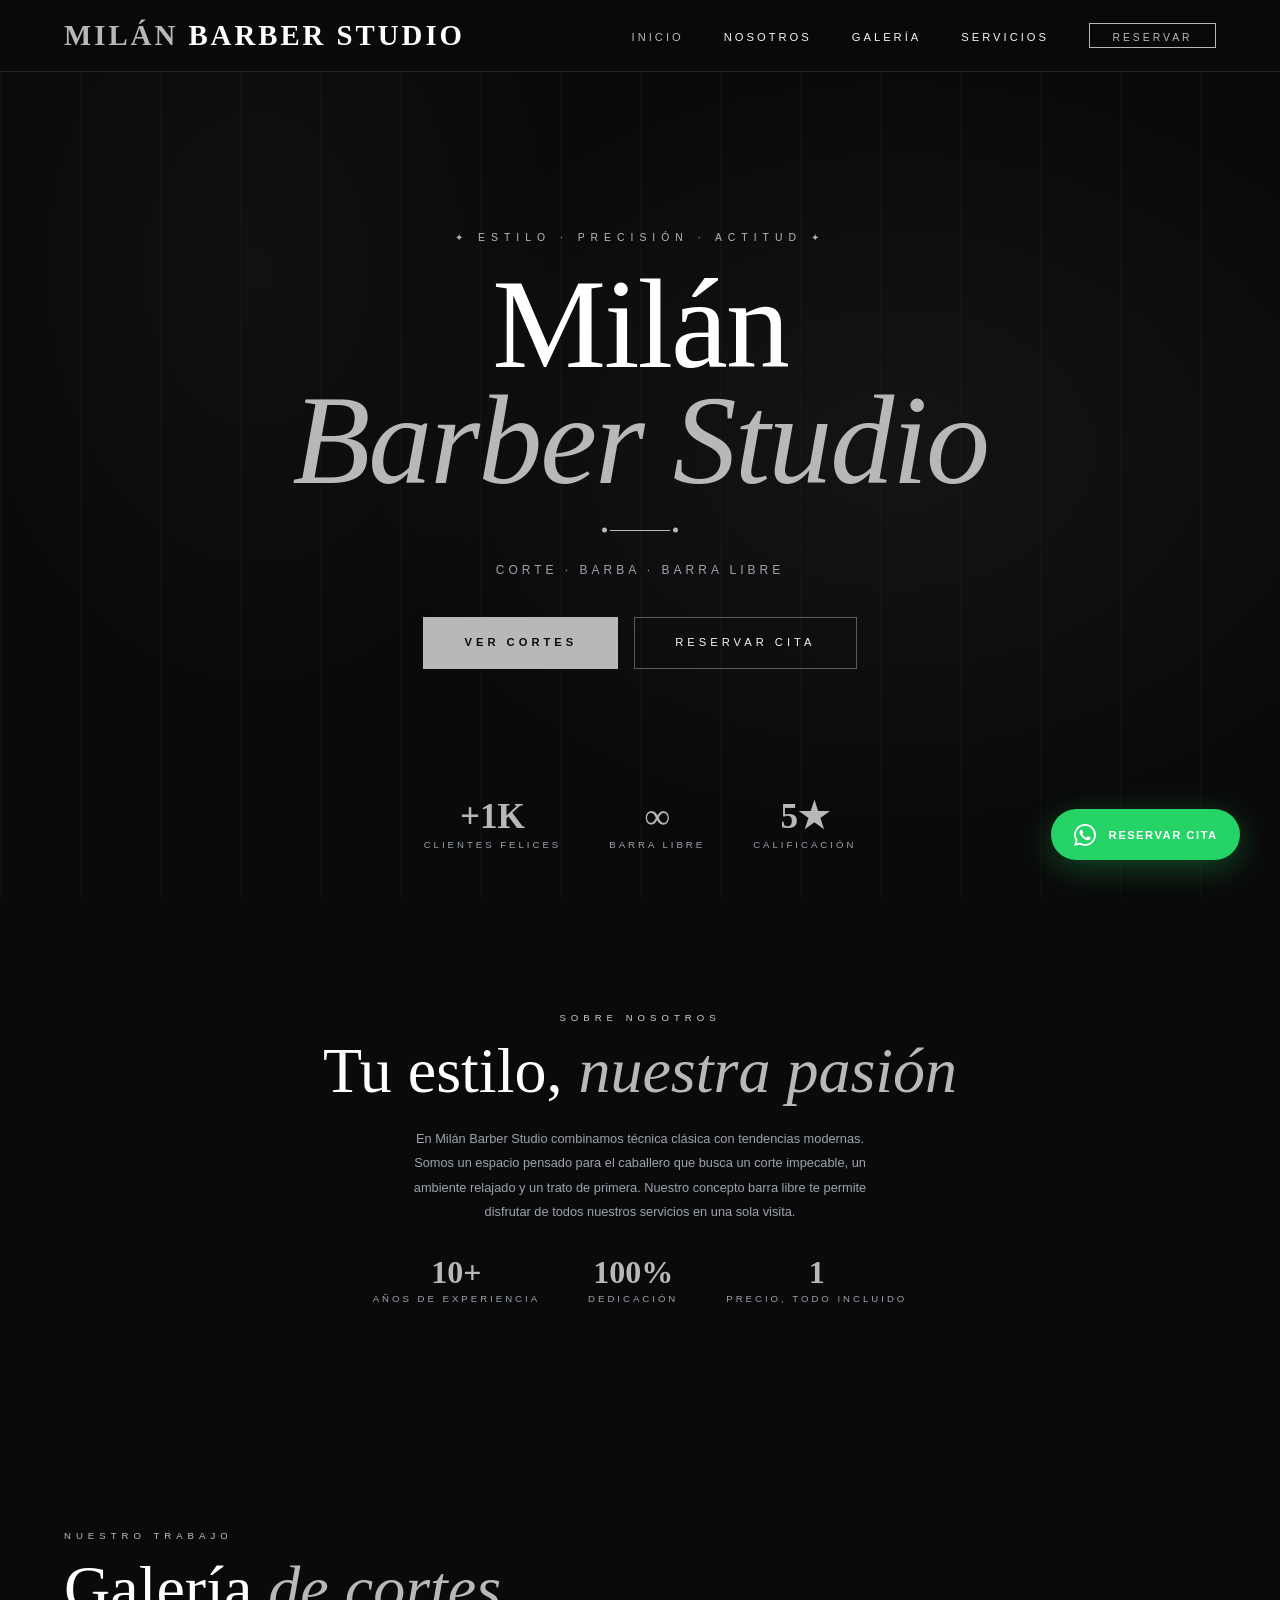
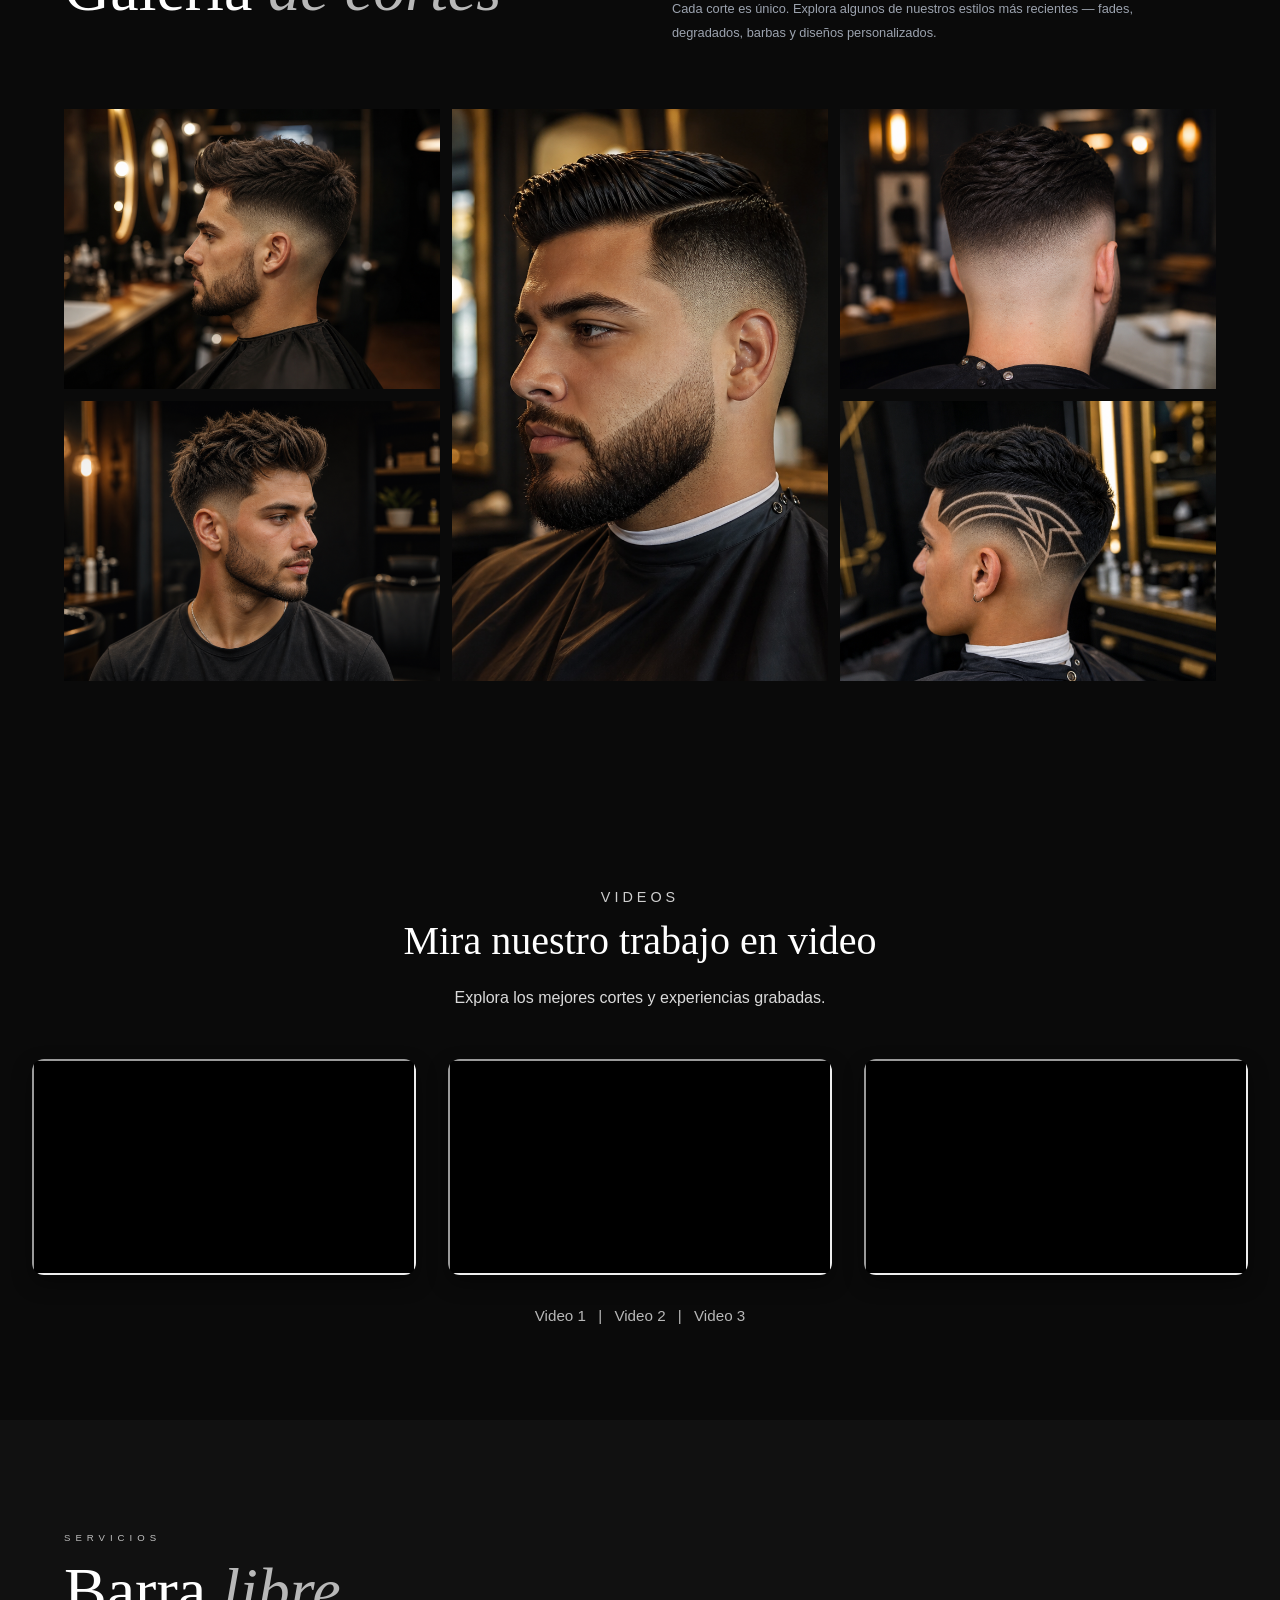
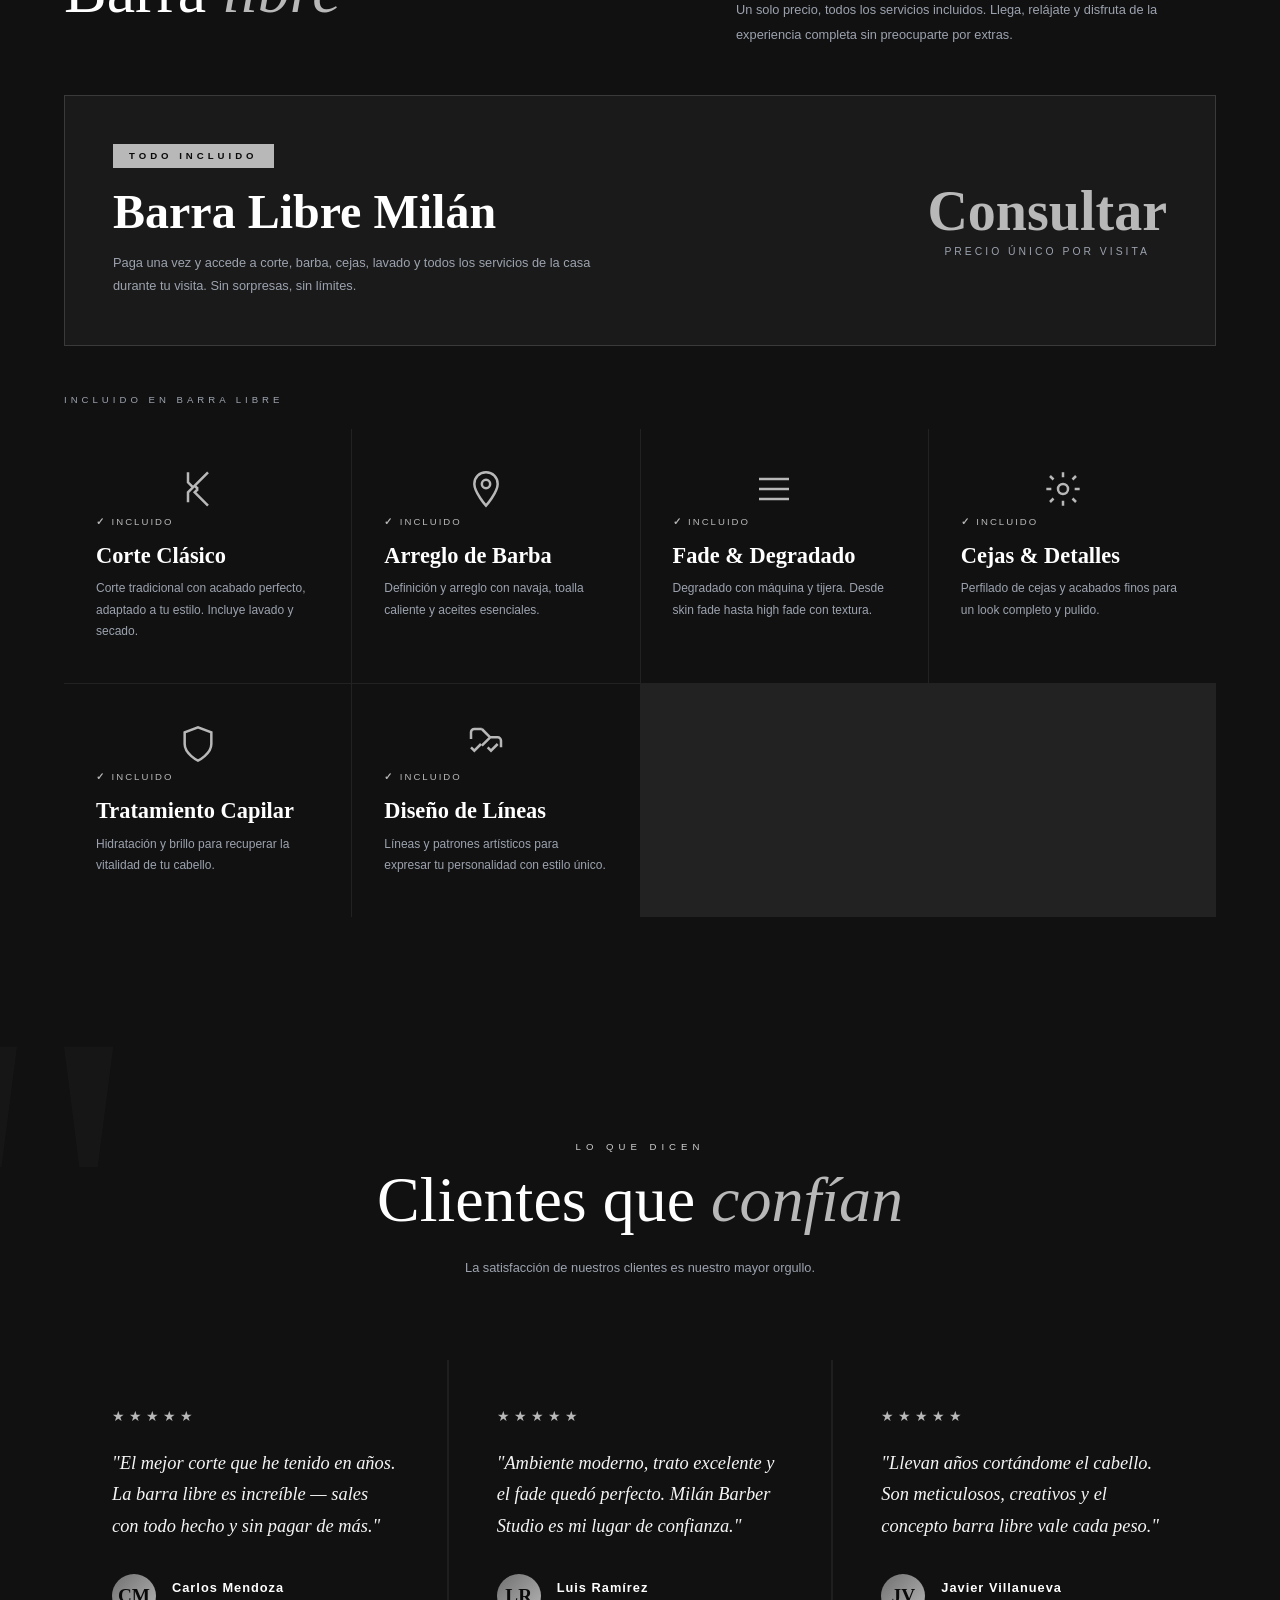
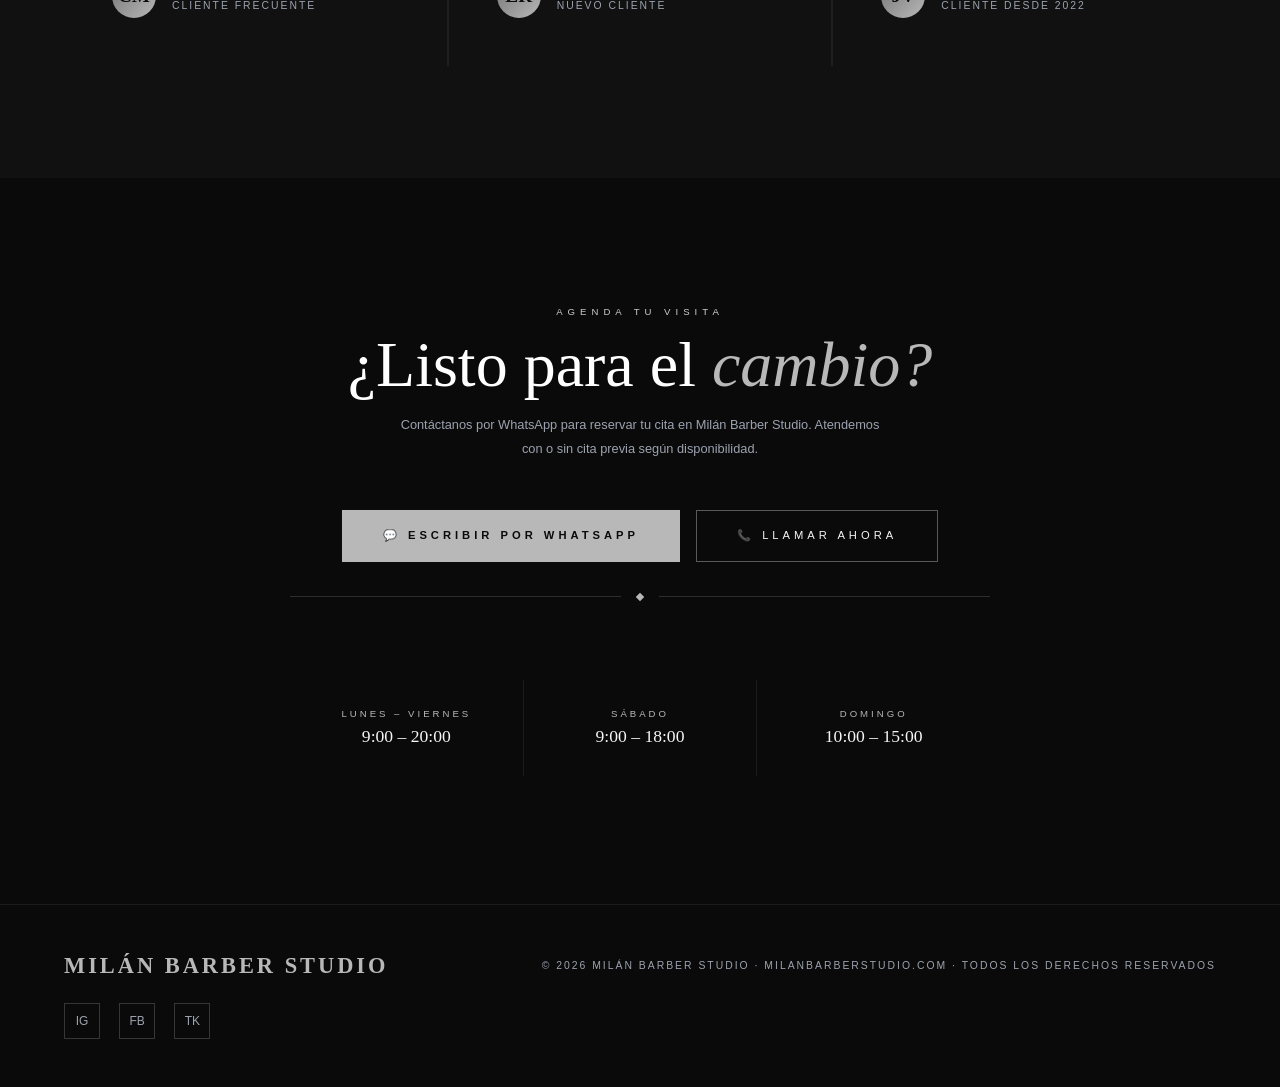
<file: barberia/index.html>
<!DOCTYPE html>
<html lang="es">
<head>
  <meta charset="UTF-8" />
  <meta name="viewport" content="width=device-width, initial-scale=1.0" />
  <meta name="description" content="Milán Barber Studio — Barbería con servicio barra libre. Cortes, barba y estilo en un ambiente moderno." />
  <title>Milán Barber Studio | MilanBarberStudio.com</title>
  <link href="https://fonts.googleapis.com/css2?family=Cormorant+Garamond:wght@300;400;600;700&family=Montserrat:wght@300;400;500;600&display=swap" rel="stylesheet" />
  <link rel="stylesheet" href="css/variables.css" />
  <link rel="stylesheet" href="css/base.css" />
  <link rel="stylesheet" href="css/navbar.css" />
  <link rel="stylesheet" href="css/hero.css" />
  <link rel="stylesheet" href="css/servicios.css" />
  <link rel="stylesheet" href="css/galeria.css" />
  <link rel="stylesheet" href="css/testimonios.css" />
  <link rel="stylesheet" href="css/contacto.css" />
  <link rel="stylesheet" href="css/footer.css" />
  <link rel="stylesheet" href="css/whatsapp.css" />
  <link rel="stylesheet" href="css/animations.css" />
  <meta http-equiv="Content-Security-Policy" content="default-src 'self'; script-src 'self' https://www.googletagmanager.com https://www.google-analytics.com; style-src 'self' 'unsafe-inline' https://fonts.googleapis.com; font-src https://fonts.gstatic.com; frame-src https://www.youtube.com https://www.youtube-nocookie.com; img-src 'self' data: https://i.ytimg.com;">
  <meta http-equiv="X-Content-Type-Options" content="nosniff">
  <link rel="stylesheet" href="css/videos.css" />
</head>
<body>

  <nav>
    <a href="#inicio" class="nav-logo">Milán <span>Barber Studio</span></a>
    <ul class="nav-links" id="navLinks">
      <li><a href="#inicio">Inicio</a></li>
      <li><a href="#nosotros">Nosotros</a></li>
      <li><a href="#galeria">Galería</a></li>
      <li><a href="#servicios">Servicios</a></li>
      <li><a href="#contacto" class="nav-cta">Reservar</a></li>
    </ul>
    <button class="hamburger" id="hamburger" aria-label="Menú">
      <span></span><span></span><span></span>
    </button>
  </nav>

  <section id="inicio">
    <div class="hero-bg"></div>
    <div class="hero-lines"></div>
    <div class="hero-content">
      <p class="hero-eyebrow">✦ Estilo · Precisión · Actitud ✦</p>
      <h1 class="hero-title">
        Milán <em>Barber Studio</em>
      </h1>
      <div class="hero-divider"></div>
      <p class="hero-sub">Corte · Barba · Barra Libre</p>
      <div class="hero-actions">
        <a href="#galeria" class="btn-primary"><span>Ver cortes</span></a>
        <a href="#contacto" class="btn-outline"><span>Reservar cita</span></a>
      </div>
    </div>
    <div class="hero-badges">
      <div class="badge">
        <span class="badge-num">+1K</span>
        <span class="badge-text">Clientes felices</span>
      </div>
      <div class="badge">
        <span class="badge-num">∞</span>
        <span class="badge-text">Barra libre</span>
      </div>
      <div class="badge">
        <span class="badge-num">5★</span>
        <span class="badge-text">Calificación</span>
      </div>
    </div>
  </section>

  <section id="nosotros">
    <div class="nosotros-inner">
      <span class="section-label reveal">Sobre nosotros</span>
      <h2 class="section-title reveal reveal-delay-1">Tu estilo, <em>nuestra pasión</em></h2>
      <p class="section-desc reveal reveal-delay-2">
        En Milán Barber Studio combinamos técnica clásica con tendencias modernas. Somos un espacio pensado para el caballero que busca un corte impecable, un ambiente relajado y un trato de primera. Nuestro concepto barra libre te permite disfrutar de todos nuestros servicios en una sola visita.
      </p>
      <div class="nosotros-stats reveal reveal-delay-3">
        <div class="nosotros-stat">
          <span class="nosotros-stat-num">10+</span>
          <span class="nosotros-stat-text">Años de experiencia</span>
        </div>
        <div class="nosotros-stat">
          <span class="nosotros-stat-num">100%</span>
          <span class="nosotros-stat-text">Dedicación</span>
        </div>
        <div class="nosotros-stat">
          <span class="nosotros-stat-num">1</span>
          <span class="nosotros-stat-text">Precio, todo incluido</span>
        </div>
      </div>
    </div>
  </section>

  <section id="galeria">
    <div class="galeria-header">
      <div>
        <span class="section-label reveal">Nuestro trabajo</span>
        <h2 class="section-title reveal reveal-delay-1">Galería <em>de cortes</em></h2>
      </div>
      <p class="section-desc reveal reveal-delay-2">
        Cada corte es único. Explora algunos de nuestros estilos más recientes — fades, degradados, barbas y diseños personalizados.
      </p>
    </div>
    <div class="galeria-grid">
      <div class="galeria-item reveal">
        <img class="galeria-img" src="assets/images/galeria/fade-clasico.jpg" alt="Fade clásico" width="900" height="700" loading="lazy" />
        <div class="galeria-overlay"><span class="galeria-overlay-text">Fade Clásico</span></div>
      </div>
      <div class="galeria-item reveal reveal-delay-1">
        <img class="galeria-img" src="assets/images/galeria/barba-corte.jpg" alt="Barba y corte" width="900" height="1100" loading="lazy" />
        <div class="galeria-overlay"><span class="galeria-overlay-text">Barba & Corte</span></div>
      </div>
      <div class="galeria-item reveal reveal-delay-2">
        <img class="galeria-img" src="assets/images/galeria/skin-fade.jpg" alt="Skin fade" width="900" height="700" loading="lazy" />
        <div class="galeria-overlay"><span class="galeria-overlay-text">Skin Fade</span></div>
      </div>
      <div class="galeria-item reveal reveal-delay-3">
        <img class="galeria-img" src="assets/images/galeria/textura-moderna.jpg" alt="Textura moderna" width="900" height="700" loading="lazy" />
        <div class="galeria-overlay"><span class="galeria-overlay-text">Textura Moderna</span></div>
      </div>
      <div class="galeria-item reveal reveal-delay-4">
        <img class="galeria-img" src="assets/images/galeria/diseno-premium.jpg" alt="Diseño premium" width="900" height="700" loading="lazy" />
        <div class="galeria-overlay"><span class="galeria-overlay-text">Diseño Premium</span></div>
      </div>
    </div>
  </section>

<section id="videos">
  <div class="videos-header">
    <span class="section-label reveal">Videos</span>
    <h2 class="section-title reveal reveal-delay-1">Mira nuestro trabajo en video</h2>
    <p class="section-desc reveal reveal-delay-2">Explora los mejores cortes y experiencias grabadas.</p>
  </div>
  <div class="videos-grid">
    <div class="video-item"><iframe src="https://www.youtube.com/embed/dQw4w9WgXcQ?rel=0&modestbranding=1" title="Video 1" allow="accelerometer; autoplay; clipboard-write; encrypted-media; gyroscope; picture-in-picture" allowfullscreen></iframe></div>
    <div class="video-item"><iframe src="https://www.youtube.com/embed/q9dYCTb04tI?rel=0&modestbranding=1" title="Video 2" allow="accelerometer; autoplay; clipboard-write; encrypted-media; gyroscope; picture-in-picture" allowfullscreen></iframe></div>
    <div class="video-item"><iframe src="https://www.youtube.com/embed/l482T0yNkeo?rel=0&modestbranding=1" title="Video 3" allow="accelerometer; autoplay; clipboard-write; encrypted-media; gyroscope; picture-in-picture" allowfullscreen></iframe></div>
  </div>
  <div class="video-links">
    <a href="https://youtu.be/dQw4w9WgXcQ" target="_blank" rel="noopener noreferrer" title="Video 1">Video 1</a> |
    <a href="https://www.youtube.com/watch?v=q9dYCTb04tI" target="_blank" rel="noopener noreferrer" title="Video 2">Video 2</a> |
    <a href="https://youtu.be/l482T0yNkeo" target="_blank" rel="noopener noreferrer" title="Video 3">Video 3</a>
  </div>
</section>

  <section id="servicios">
    <div class="servicios-header">
      <div>
        <span class="section-label reveal">Servicios</span>
        <h2 class="section-title reveal reveal-delay-1">Barra <em>libre</em></h2>
      </div>
      <p class="section-desc reveal reveal-delay-2">
        Un solo precio, todos los servicios incluidos. Llega, relájate y disfruta de la experiencia completa sin preocuparte por extras.
      </p>
    </div>

    <div class="barra-libre-banner reveal">
      <div>
        <span class="barra-libre-badge">Todo incluido</span>
        <h3 class="barra-libre-title">Barra Libre Milán</h3>
        <p class="barra-libre-desc">
          Paga una vez y accede a corte, barba, cejas, lavado y todos los servicios de la casa durante tu visita. Sin sorpresas, sin límites.
        </p>
      </div>
      <div class="barra-libre-precio">
        Consultar
        <span>Precio único por visita</span>
      </div>
    </div>

    <span class="servicios-incluidos-label reveal">Incluido en barra libre</span>
    <div class="servicios-grid">

      <div class="servicio-card reveal">
        <span class="servicio-incluido">Incluido</span>
        <svg class="servicio-icon" viewBox="0 0 24 24" fill="none" stroke="currentColor" stroke-width="1.5">
          <path d="M6 2v6l3 3-3 3v6M12 8l6-6M12 16l6 6M12 8l-2 2 2 2M12 16l-2-2 2-2"/>
        </svg>
        <h3 class="servicio-name">Corte Clásico</h3>
        <p class="servicio-desc">Corte tradicional con acabado perfecto, adaptado a tu estilo. Incluye lavado y secado.</p>
      </div>

      <div class="servicio-card reveal reveal-delay-1">
        <span class="servicio-incluido">Incluido</span>
        <svg class="servicio-icon" viewBox="0 0 24 24" fill="none" stroke="currentColor" stroke-width="1.5">
          <path d="M12 2C8 2 5 5 5 9c0 5 7 13 7 13s7-8 7-13c0-4-3-7-7-7z"/>
          <circle cx="12" cy="9" r="2.5"/>
        </svg>
        <h3 class="servicio-name">Arreglo de Barba</h3>
        <p class="servicio-desc">Definición y arreglo con navaja, toalla caliente y aceites esenciales.</p>
      </div>

      <div class="servicio-card reveal reveal-delay-2">
        <span class="servicio-incluido">Incluido</span>
        <svg class="servicio-icon" viewBox="0 0 24 24" fill="none" stroke="currentColor" stroke-width="1.5">
          <path d="M3 6h18M3 12h18M3 18h18"/>
        </svg>
        <h3 class="servicio-name">Fade & Degradado</h3>
        <p class="servicio-desc">Degradado con máquina y tijera. Desde skin fade hasta high fade con textura.</p>
      </div>

      <div class="servicio-card reveal reveal-delay-3">
        <span class="servicio-incluido">Incluido</span>
        <svg class="servicio-icon" viewBox="0 0 24 24" fill="none" stroke="currentColor" stroke-width="1.5">
          <circle cx="12" cy="12" r="3"/>
          <path d="M12 2v3M12 19v3M2 12h3M19 12h3M4.2 4.2l2.1 2.1M17.7 17.7l2.1 2.1M4.2 19.8l2.1-2.1M17.7 6.3l2.1-2.1"/>
        </svg>
        <h3 class="servicio-name">Cejas & Detalles</h3>
        <p class="servicio-desc">Perfilado de cejas y acabados finos para un look completo y pulido.</p>
      </div>

      <div class="servicio-card reveal reveal-delay-4">
        <span class="servicio-incluido">Incluido</span>
        <svg class="servicio-icon" viewBox="0 0 24 24" fill="none" stroke="currentColor" stroke-width="1.5">
          <path d="M12 22s8-4 8-10V5l-8-3-8 3v7c0 6 8 10 8 10z"/>
        </svg>
        <h3 class="servicio-name">Tratamiento Capilar</h3>
        <p class="servicio-desc">Hidratación y brillo para recuperar la vitalidad de tu cabello.</p>
      </div>

      <div class="servicio-card reveal reveal-delay-1">
        <span class="servicio-incluido">Incluido</span>
        <svg class="servicio-icon" viewBox="0 0 24 24" fill="none" stroke="currentColor" stroke-width="1.5">
          <path d="M9.5 3H5a2 2 0 0 0-2 2v4m6.5-6 5 5M9.5 3l5 5M14.5 8H19a2 2 0 0 1 2 2v4m-6.5-6-5 5"/>
          <path d="m3 14 2 2 4-4M13 14l2 2 4-4"/>
        </svg>
        <h3 class="servicio-name">Diseño de Líneas</h3>
        <p class="servicio-desc">Líneas y patrones artísticos para expresar tu personalidad con estilo único.</p>
      </div>

    </div>
  </section>

  <section id="testimonios">
    <div class="testimonios-header">
      <span class="section-label reveal">Lo que dicen</span>
      <h2 class="section-title reveal reveal-delay-1">Clientes que <em>confían</em></h2>
      <p class="section-desc reveal reveal-delay-2">La satisfacción de nuestros clientes es nuestro mayor orgullo.</p>
    </div>
    <div class="testimonios-grid">

      <div class="testimonio-card reveal">
        <div class="testimonio-estrellas">
          <span class="estrella">★</span><span class="estrella">★</span><span class="estrella">★</span><span class="estrella">★</span><span class="estrella">★</span>
        </div>
        <p class="testimonio-texto">"El mejor corte que he tenido en años. La barra libre es increíble — sales con todo hecho y sin pagar de más."</p>
        <div class="testimonio-autor">
          <div class="autor-avatar">CM</div>
          <div class="autor-info">
            <strong>Carlos Mendoza</strong>
            <span>Cliente frecuente</span>
          </div>
        </div>
      </div>

      <div class="testimonio-card reveal reveal-delay-1">
        <div class="testimonio-estrellas">
          <span class="estrella">★</span><span class="estrella">★</span><span class="estrella">★</span><span class="estrella">★</span><span class="estrella">★</span>
        </div>
        <p class="testimonio-texto">"Ambiente moderno, trato excelente y el fade quedó perfecto. Milán Barber Studio es mi lugar de confianza."</p>
        <div class="testimonio-autor">
          <div class="autor-avatar">LR</div>
          <div class="autor-info">
            <strong>Luis Ramírez</strong>
            <span>Nuevo cliente</span>
          </div>
        </div>
      </div>

      <div class="testimonio-card reveal reveal-delay-2">
        <div class="testimonio-estrellas">
          <span class="estrella">★</span><span class="estrella">★</span><span class="estrella">★</span><span class="estrella">★</span><span class="estrella">★</span>
        </div>
        <p class="testimonio-texto">"Llevan años cortándome el cabello. Son meticulosos, creativos y el concepto barra libre vale cada peso."</p>
        <div class="testimonio-autor">
          <div class="autor-avatar">JV</div>
          <div class="autor-info">
            <strong>Javier Villanueva</strong>
            <span>Cliente desde 2022</span>
          </div>
        </div>
      </div>

    </div>
  </section>

  <section id="contacto">
    <div class="cta-inner">
      <span class="section-label">Agenda tu visita</span>
      <h2 class="section-title reveal">¿Listo para el <em>cambio?</em></h2>
      <p class="section-desc reveal reveal-delay-1">
        Contáctanos por WhatsApp para reservar tu cita en Milán Barber Studio. Atendemos con o sin cita previa según disponibilidad.
      </p>
      <div class="cta-buttons reveal reveal-delay-2">
        <a href="https://wa.me/526671234567?text=Hola%2C%20quiero%20reservar%20en%20Mil%C3%A1n%20Barber%20Studio" target="_blank" rel="noopener" class="btn-primary"><span>💬 Escribir por WhatsApp</span></a>
        <a href="tel:+526671234567" class="btn-outline"><span>📞 Llamar ahora</span></a>
      </div>

      <div class="line-sep reveal reveal-delay-3"><div class="line-sep-diamond"></div></div>

      <div class="horario-grid reveal reveal-delay-3">
        <div class="horario-item">
          <div class="horario-dia">Lunes – Viernes</div>
          <div class="horario-hora">9:00 – 20:00</div>
        </div>
        <div class="horario-item">
          <div class="horario-dia">Sábado</div>
          <div class="horario-hora">9:00 – 18:00</div>
        </div>
        <div class="horario-item">
          <div class="horario-dia">Domingo</div>
          <div class="horario-hora">10:00 – 15:00</div>
        </div>
      </div>
    </div>
  </section>

  <footer>
    <div class="footer-logo">Milán Barber Studio</div>
    <p class="footer-copy">© 2026 Milán Barber Studio · MilanBarberStudio.com · Todos los derechos reservados</p>
    <div class="footer-social">
      <a href="#" class="social-link" aria-label="Instagram">IG</a>
      <a href="#" class="social-link" aria-label="Facebook">FB</a>
      <a href="#" class="social-link" aria-label="TikTok">TK</a>
    </div>
  </footer>

  <a href="https://wa.me/526671234567?text=Hola%2C%20quiero%20reservar%20en%20Mil%C3%A1n%20Barber%20Studio" target="_blank" rel="noopener" class="whatsapp-float" aria-label="Contactar por WhatsApp">
    <svg viewBox="0 0 24 24" xmlns="http://www.w3.org/2000/svg">
      <path d="M17.472 14.382c-.297-.149-1.758-.867-2.03-.967-.273-.099-.471-.148-.67.15-.197.297-.767.966-.94 1.164-.173.199-.347.223-.644.075-.297-.15-1.255-.463-2.39-1.475-.883-.788-1.48-1.761-1.653-2.059-.173-.297-.018-.458.13-.606.134-.133.298-.347.446-.52.149-.174.198-.298.298-.497.099-.198.05-.371-.025-.52-.075-.149-.669-1.612-.916-2.207-.242-.579-.487-.5-.669-.51-.173-.008-.371-.01-.57-.01-.198 0-.52.074-.792.372-.272.297-1.04 1.016-1.04 2.479 0 1.462 1.065 2.875 1.213 3.074.149.198 2.096 3.2 5.077 4.487.709.306 1.262.489 1.694.625.712.227 1.36.195 1.871.118.571-.085 1.758-.719 2.006-1.413.248-.694.248-1.289.173-1.413-.074-.124-.272-.198-.57-.347m-5.421 7.403h-.004a9.87 9.87 0 01-5.031-1.378l-.361-.214-3.741.982.998-3.648-.235-.374a9.86 9.86 0 01-1.51-5.26c.001-5.45 4.436-9.884 9.888-9.884 2.64 0 5.122 1.03 6.988 2.898a9.825 9.825 0 012.893 6.994c-.003 5.45-4.437 9.884-9.885 9.884m8.413-18.297A11.815 11.815 0 0012.05 0C5.495 0 .16 5.335.157 11.892c0 2.096.547 4.142 1.588 5.945L.057 24l6.305-1.654a11.882 11.882 0 005.683 1.448h.005c6.554 0 11.89-5.335 11.893-11.893a11.821 11.821 0 00-3.48-8.413z"/>
    </svg>
    <span class="whatsapp-text">Reservar cita</span>
  </a>

  <script src="js/main.js" defer></script>
</body>
</html>
</file>
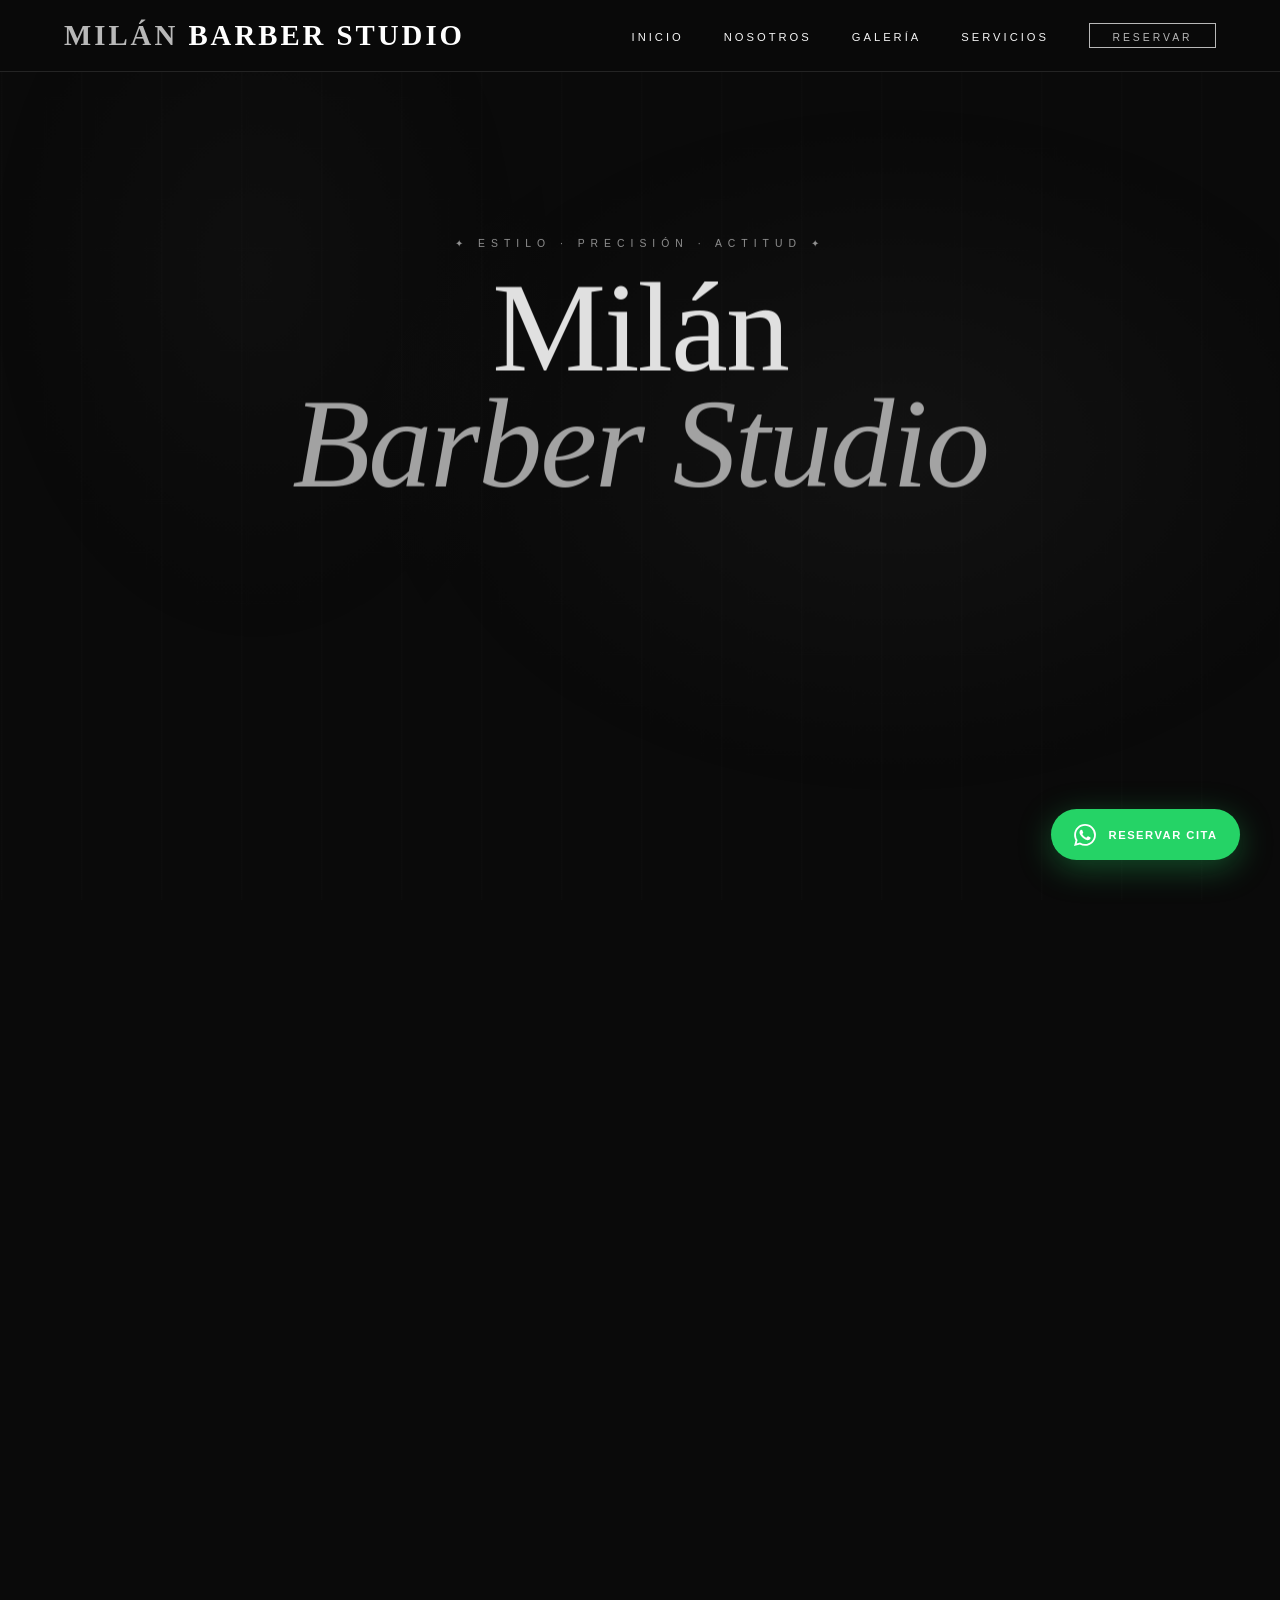
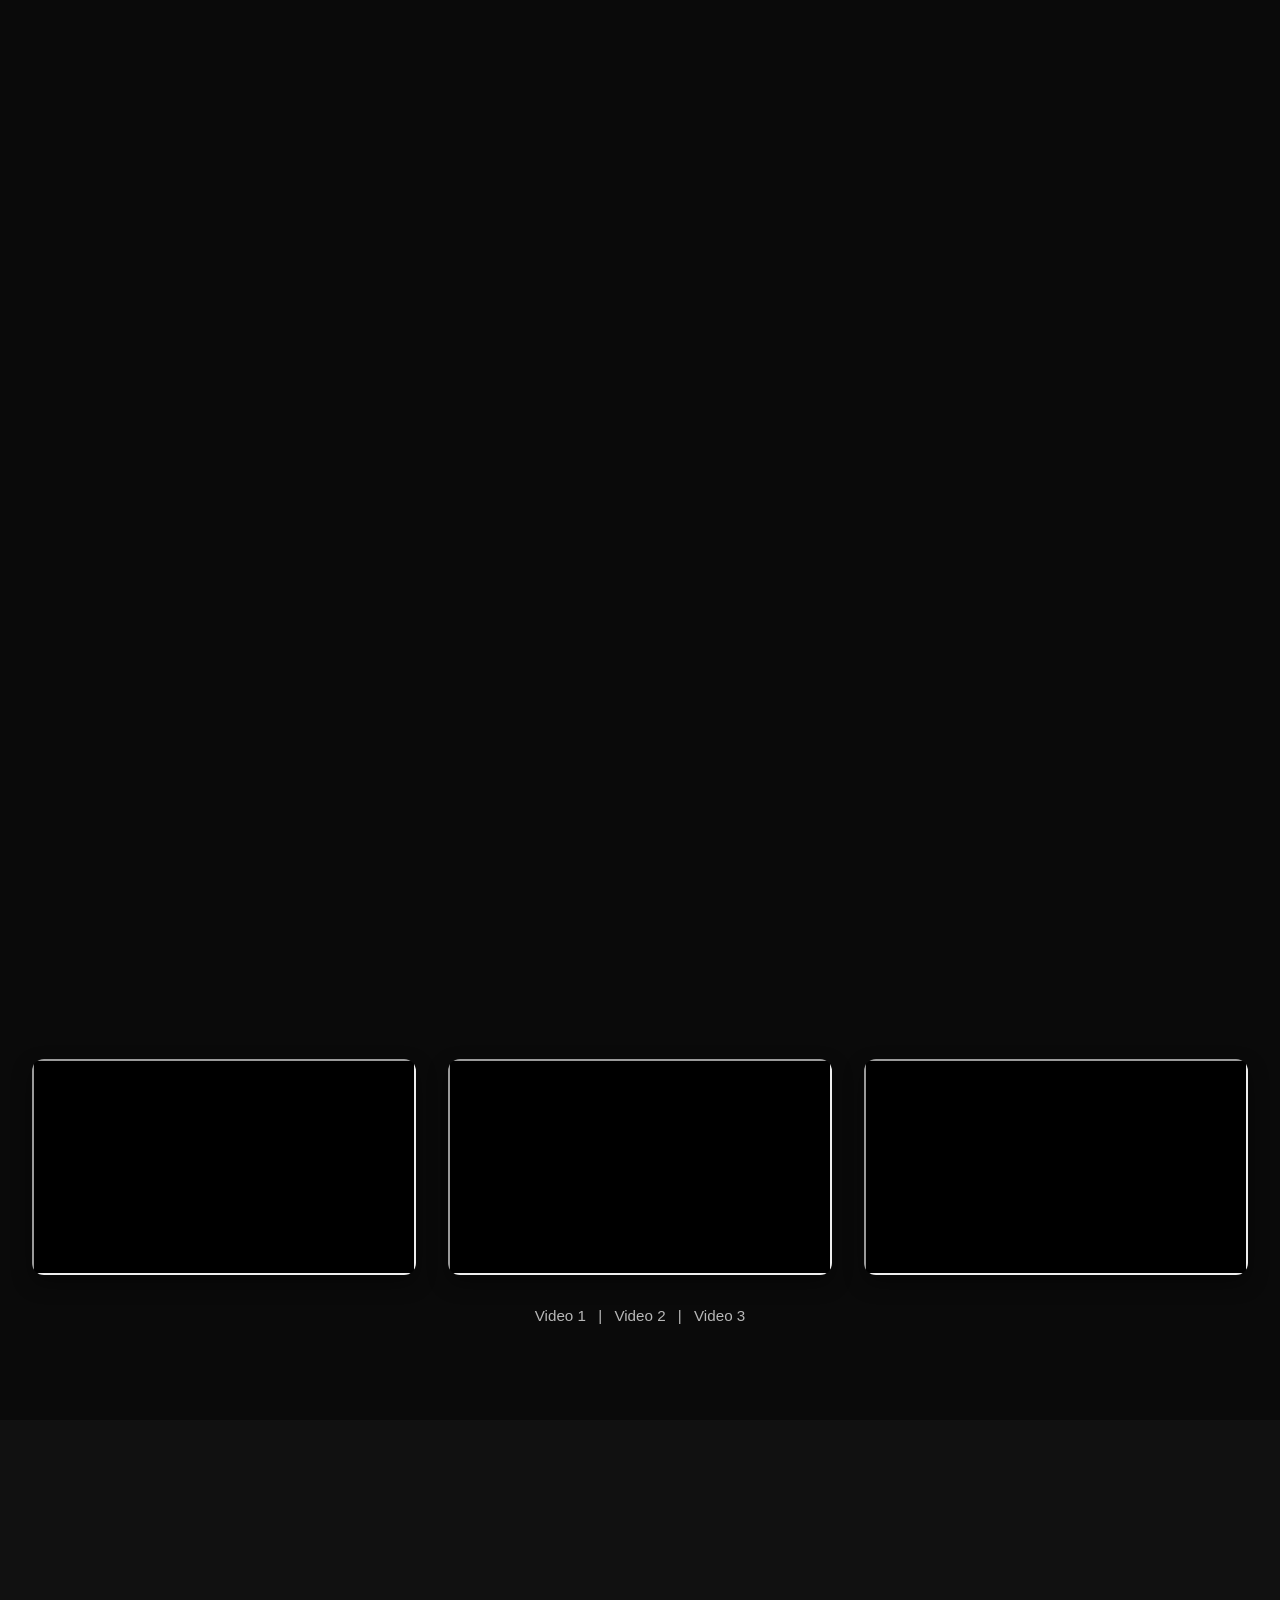
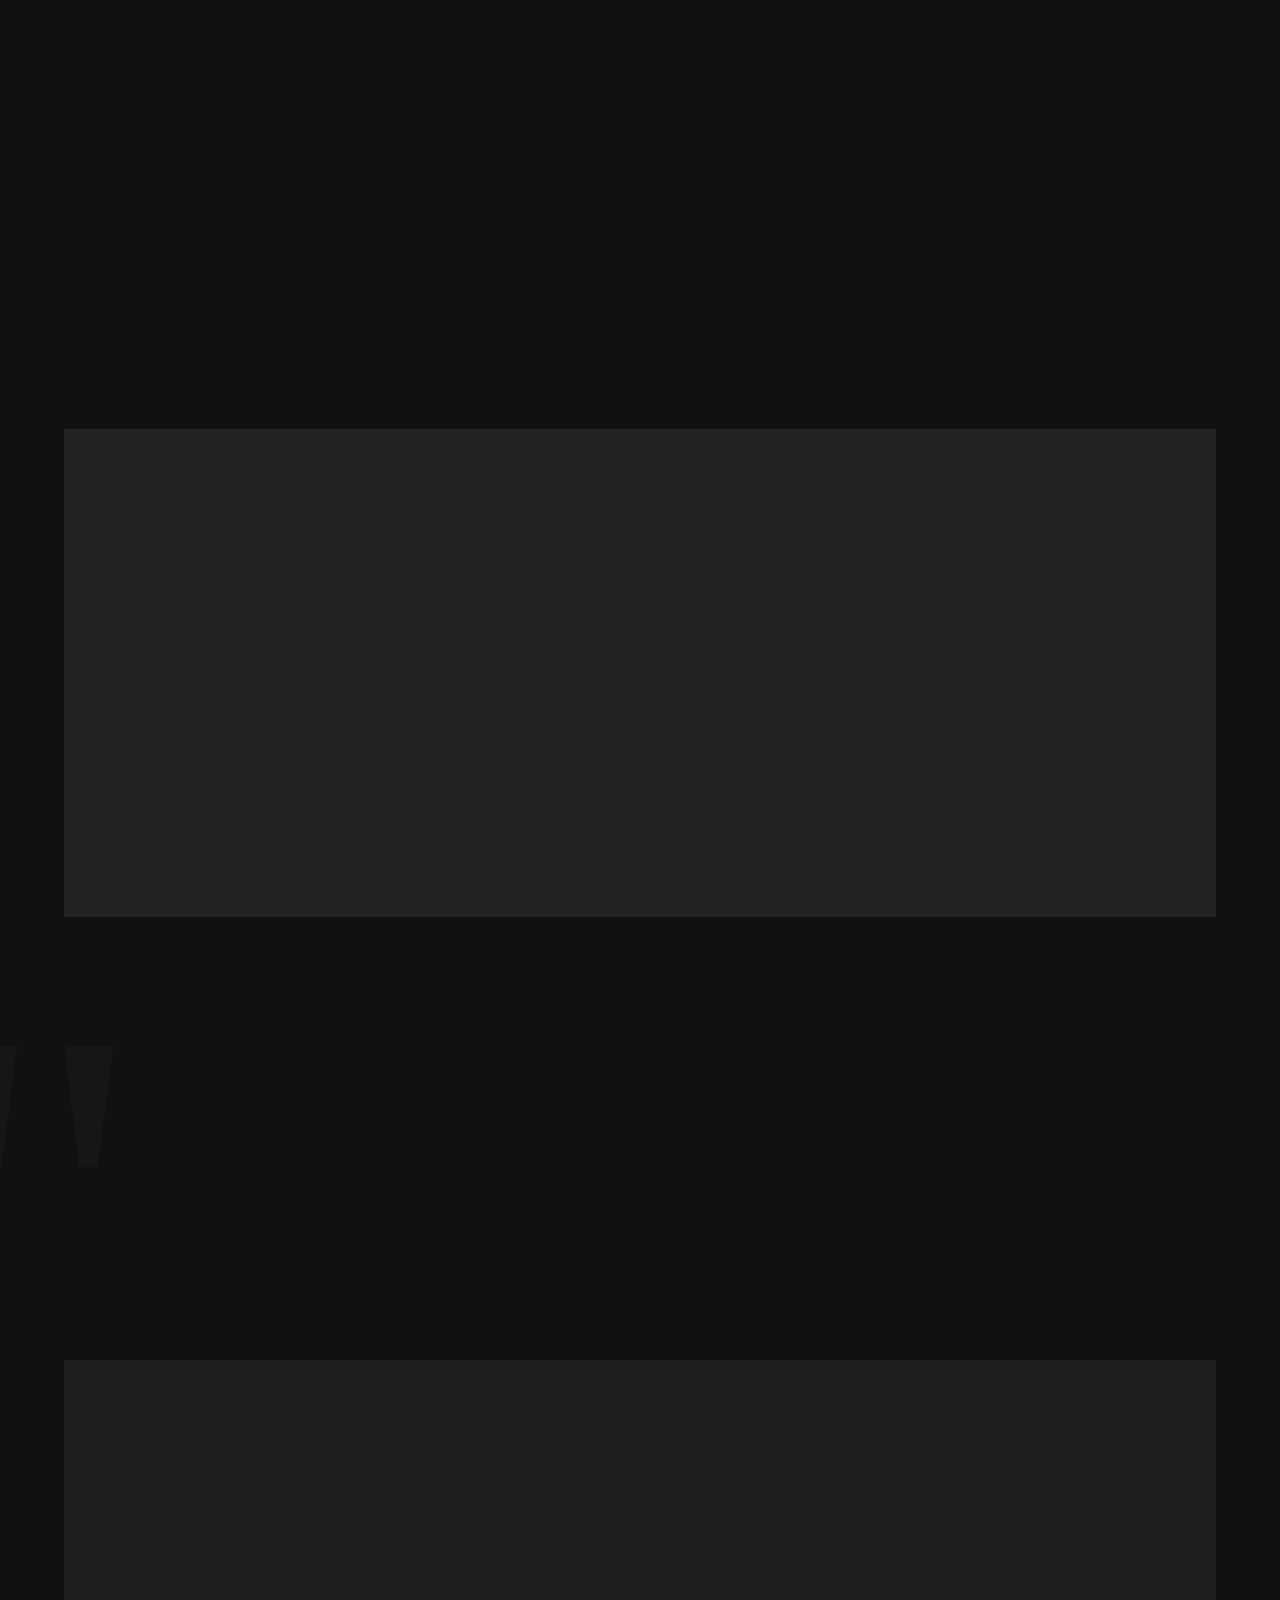
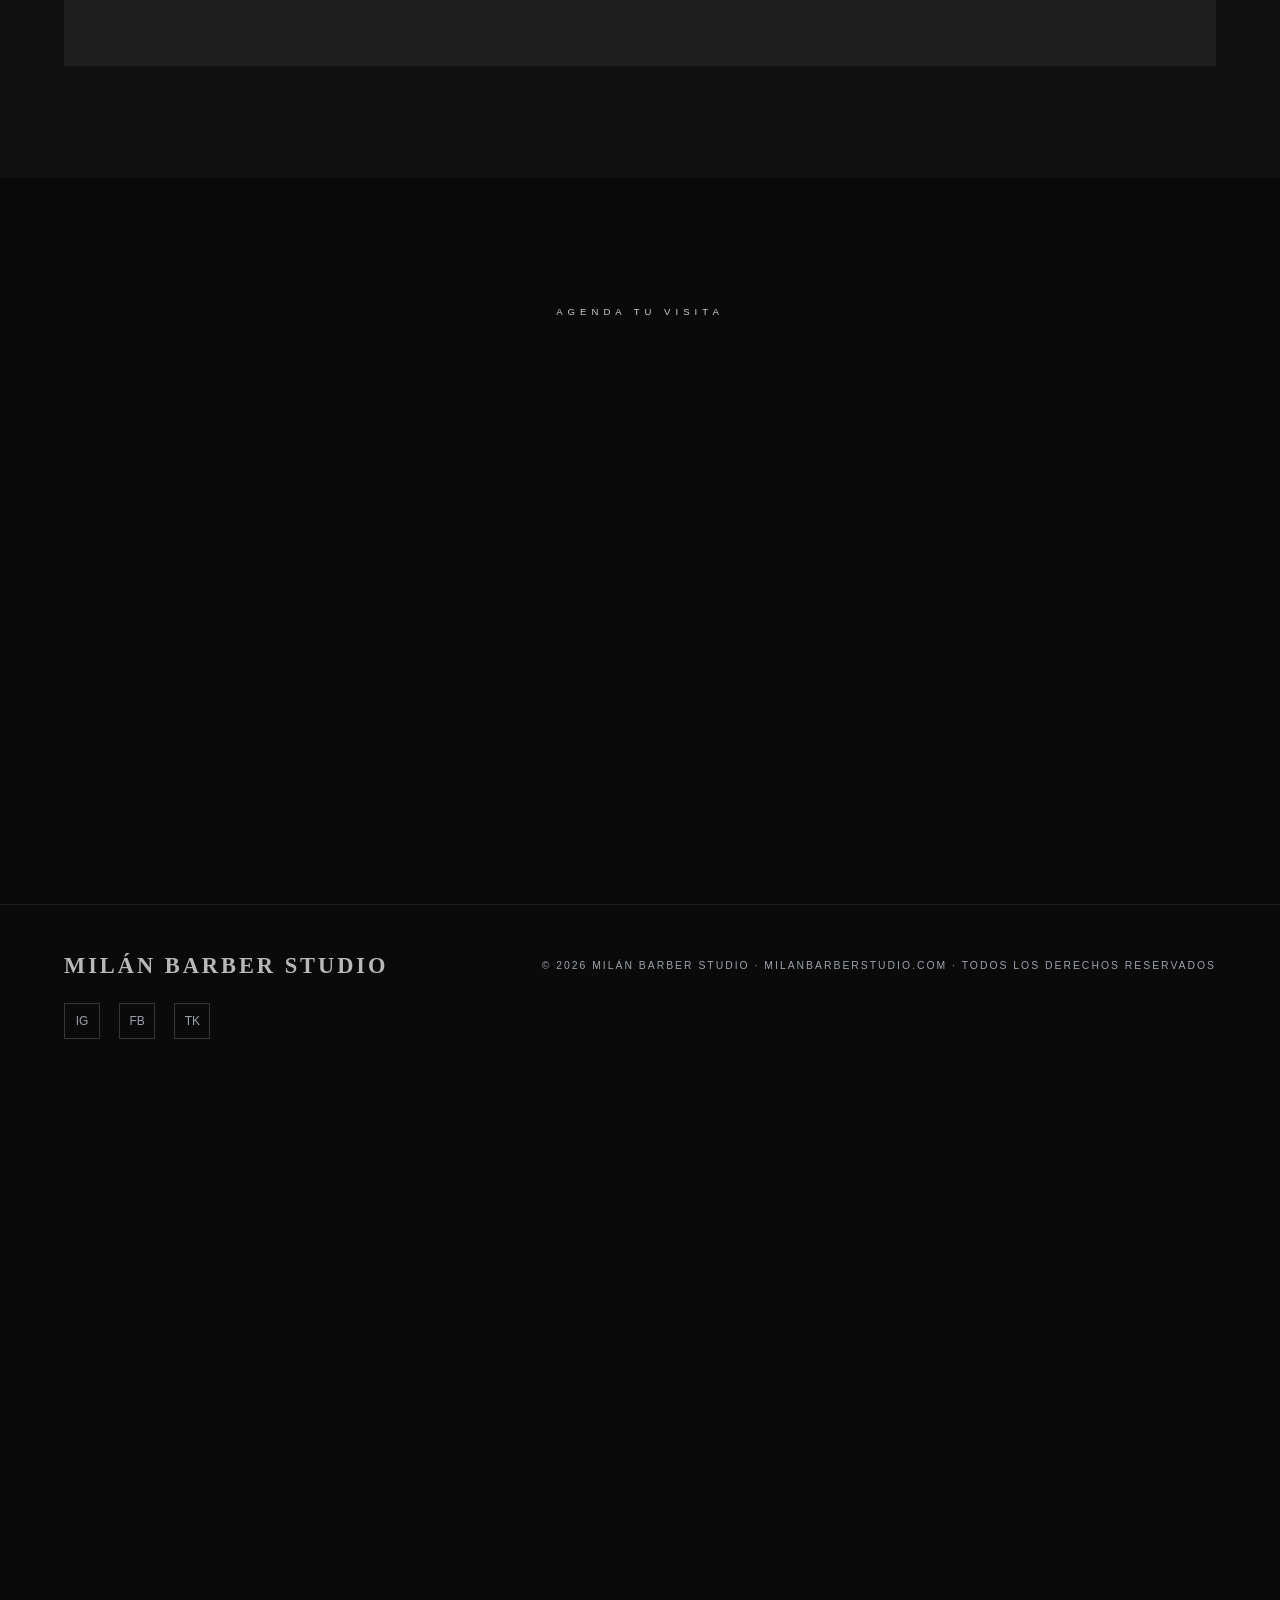
<file: barberia.html>
<!DOCTYPE html>
<html lang="es">
<head>
  <meta charset="UTF-8" />
  <meta name="viewport" content="width=device-width, initial-scale=1.0" />
  <meta http-equiv="refresh" content="0; url=barberia/index.html" />
  <title>Milán Barber Studio</title>
</head>
<body>
  <p>Redirigiendo a <a href="barberia/index.html">Milán Barber Studio</a>…</p>
</body>
</html>
</file>
<file: barberia/css/variables.css>
:root {
  --negro: #0a0a0a;
  --negro-suave: #111111;
  --negro-medio: #1a1a1a;
  --plateado: #b8b8b8;
  --plateado-claro: #e0e0e0;
  --plateado-oscuro: #707070;
  --blanco: #ffffff;
  --blanco-suave: #f5f5f5;
  --gris: #2a2a2a;
  --gris-texto: #9ca3af;
  --font-display: 'Cormorant Garamond', serif;
  --font-body: 'Montserrat', sans-serif;
}
</file>
<file: barberia/css/base.css>
*, *::before, *::after { box-sizing: border-box; margin: 0; padding: 0; }

html { scroll-behavior: smooth; }

body {
  font-family: var(--font-body);
  background: var(--negro);
  color: var(--blanco);
  overflow-x: hidden;
  cursor: default;
}

::-webkit-scrollbar { width: 4px; }
::-webkit-scrollbar-track { background: var(--negro); }
::-webkit-scrollbar-thumb { background: var(--plateado); }

section {
  padding: 7rem 4rem;
}

.section-label {
  font-size: 0.6rem;
  letter-spacing: 5px;
  text-transform: uppercase;
  color: var(--plateado);
  margin-bottom: 1rem;
  display: block;
}

.section-title {
  font-family: var(--font-display);
  font-size: clamp(2.5rem, 5vw, 4.5rem);
  font-weight: 300;
  color: var(--blanco);
  line-height: 1;
  margin-bottom: 1.5rem;
}

.section-title em { font-style: italic; color: var(--plateado); }

.section-desc {
  font-size: 0.8rem;
  line-height: 1.9;
  color: var(--gris-texto);
  max-width: 480px;
  font-weight: 300;
}

.btn-primary,
.btn-outline {
  display: inline-flex;
  align-items: center;
  justify-content: center;
  min-height: 3.25rem;
  padding: 0 2.5rem;
  font-size: 0.7rem;
  letter-spacing: 4px;
  text-transform: uppercase;
  text-decoration: none;
  line-height: 1;
  white-space: nowrap;
  border: 1px solid transparent;
  transition:
    transform 0.25s cubic-bezier(0.16, 1, 0.3, 1),
    box-shadow 0.25s,
    border-color 0.3s,
    color 0.3s,
    background 0.3s;
}

.btn-primary {
  background: var(--plateado);
  color: var(--negro);
  font-weight: 600;
  position: relative;
  overflow: hidden;
}

.btn-primary::before {
  content: '';
  position: absolute;
  inset: 0;
  background: var(--plateado-claro);
  transform: translateX(-100%);
  transition: transform 0.4s cubic-bezier(0.16, 1, 0.3, 1);
}

.btn-primary:hover::before { transform: translateX(0); }
.btn-primary:hover {
  transform: translateY(-3px);
  box-shadow: 0 12px 28px rgba(184, 184, 184, 0.25);
}

.btn-primary:active { transform: translateY(-1px); }
.btn-primary span { position: relative; z-index: 1; }

.btn-outline {
  background: transparent;
  border-color: rgba(184, 184, 184, 0.45);
  color: var(--blanco-suave);
  font-weight: 500;
}

.btn-outline:hover {
  border-color: var(--plateado);
  color: var(--plateado);
  transform: translateY(-3px);
  box-shadow: 0 8px 24px rgba(0, 0, 0, 0.4);
}

.btn-outline:active { transform: translateY(-1px); }

.hero-actions,
.cta-buttons {
  display: flex;
  flex-wrap: wrap;
  align-items: center;
  justify-content: center;
  gap: 1rem;
}

.line-sep {
  display: flex;
  align-items: center;
  gap: 1rem;
  margin: 2rem 0;
}

.line-sep::before, .line-sep::after {
  content: '';
  flex: 1;
  height: 1px;
  background: rgba(184,184,184,0.2);
}

.line-sep-diamond {
  width: 6px; height: 6px;
  background: var(--plateado);
  transform: rotate(45deg);
}

.reveal {
  opacity: 0;
  transform: translateY(30px);
  transition: opacity 0.8s cubic-bezier(0.16,1,0.3,1), transform 0.8s cubic-bezier(0.16,1,0.3,1);
}

.reveal.visible { opacity: 1; transform: translateY(0); }
.reveal-delay-1 { transition-delay: 0.1s; }
.reveal-delay-2 { transition-delay: 0.2s; }
.reveal-delay-3 { transition-delay: 0.3s; }
.reveal-delay-4 { transition-delay: 0.4s; }
</file>
<file: barberia/css/navbar.css>
nav {
  position: fixed;
  top: 0; left: 0; right: 0;
  z-index: 1000;
  display: flex;
  justify-content: space-between;
  align-items: center;
  padding: 1.2rem 4rem;
  background: rgba(10,10,10,0.92);
  -webkit-backdrop-filter: blur(12px);
  backdrop-filter: blur(12px);
  border-bottom: 1px solid rgba(184,184,184,0.15);
  transition: padding 0.35s, background 0.35s, box-shadow 0.35s;
}

nav.nav-scrolled {
  padding: 0.85rem 4rem;
  background: rgba(10, 10, 10, 0.97);
  box-shadow: 0 8px 32px rgba(0, 0, 0, 0.45);
}

.nav-logo {
  font-family: var(--font-display);
  font-size: 1.8rem;
  font-weight: 700;
  color: var(--plateado);
  letter-spacing: 3px;
  text-decoration: none;
  text-transform: uppercase;
}

.nav-logo span { color: var(--blanco); }

.nav-links {
  display: flex;
  gap: 2.5rem;
  list-style: none;
}

.nav-links a {
  color: var(--blanco-suave);
  text-decoration: none;
  font-size: 0.7rem;
  letter-spacing: 3px;
  text-transform: uppercase;
  font-weight: 500;
  position: relative;
  padding-bottom: 4px;
  transition: color 0.3s;
}

.nav-links a::after {
  content: '';
  position: absolute;
  bottom: 0; left: 0;
  width: 0; height: 1px;
  background: var(--plateado);
  transition: width 0.3s;
}

.nav-links a:hover { color: var(--plateado); }
.nav-links a:hover::after { width: 100%; }

.nav-cta {
  background: transparent;
  border: 1px solid var(--plateado);
  color: var(--plateado) !important;
  padding: 0.5rem 1.4rem;
  font-size: 0.65rem !important;
  letter-spacing: 3px;
  text-transform: uppercase;
  transition: background 0.3s, color 0.3s !important;
}

.nav-cta:hover {
  background: var(--plateado) !important;
  color: var(--negro) !important;
}

.nav-cta::after { display: none !important; }

.hamburger {
  display: none;
  flex-direction: column;
  gap: 5px;
  cursor: pointer;
  background: none;
  border: none;
  padding: 4px;
}

.hamburger span {
  display: block;
  width: 24px;
  height: 1.5px;
  background: var(--plateado);
  transition: transform 0.3s, opacity 0.3s;
}
</file>
<file: barberia/css/hero.css>
#inicio {
  min-height: 100vh;
  display: grid;
  place-items: center;
  position: relative;
  overflow: hidden;
  background: var(--negro);
}

.hero-bg {
  position: absolute;
  inset: 0;
  background:
    radial-gradient(ellipse 60% 60% at 70% 50%, rgba(184,184,184,0.06) 0%, transparent 70%),
    radial-gradient(ellipse 40% 80% at 20% 30%, rgba(184,184,184,0.04) 0%, transparent 60%);
  animation: heroGlow 10s ease-in-out infinite;
}

.hero-lines {
  position: absolute;
  inset: 0;
  background-image:
    repeating-linear-gradient(
      90deg,
      rgba(184,184,184,0.03) 0px,
      rgba(184,184,184,0.03) 1px,
      transparent 1px,
      transparent 80px
    );
  background-size: 80px 100%;
  animation: linesDrift 24s linear infinite;
}

.hero-content {
  position: relative;
  z-index: 2;
  text-align: center;
  padding: 0 2rem;
  max-width: 52rem;
}

.hero-eyebrow {
  font-size: 0.65rem;
  letter-spacing: 6px;
  text-transform: uppercase;
  color: var(--plateado);
  margin-bottom: 1.5rem;
  font-weight: 500;
  animation: fadeUp 0.9s cubic-bezier(0.16, 1, 0.3, 1) 0.15s both;
}

.hero-title {
  font-family: var(--font-display);
  font-size: clamp(4rem, 10vw, 9rem);
  font-weight: 300;
  line-height: 0.9;
  color: var(--blanco);
  margin-bottom: 0.2rem;
  letter-spacing: -2px;
  animation: fadeUp 1s cubic-bezier(0.16, 1, 0.3, 1) 0.3s both;
}

.hero-title em {
  font-style: italic;
  color: var(--plateado);
  display: block;
}

.hero-divider {
  width: 60px;
  height: 1px;
  background: var(--plateado);
  margin: 2rem auto;
  position: relative;
  animation: dividerGrow 0.9s cubic-bezier(0.16, 1, 0.3, 1) 0.5s both;
}

.hero-divider::before, .hero-divider::after {
  content: '';
  position: absolute;
  top: 50%;
  transform: translateY(-50%);
  width: 5px;
  height: 5px;
  border-radius: 50%;
  background: var(--plateado);
  animation: fadeIn 0.6s ease 1s both;
}

.hero-divider::before { left: -8px; }
.hero-divider::after  { right: -8px; }

.hero-sub {
  font-size: 0.75rem;
  letter-spacing: 4px;
  text-transform: uppercase;
  color: var(--gris-texto);
  margin-bottom: 2.5rem;
  font-weight: 300;
  animation: fadeUp 0.9s cubic-bezier(0.16, 1, 0.3, 1) 0.55s both;
}

.hero-actions {
  animation: fadeUp 0.9s cubic-bezier(0.16, 1, 0.3, 1) 0.7s both;
}

.hero-actions .btn-primary {
  animation: pulseSilver 3s ease-in-out 1.5s infinite;
}

.hero-badges {
  position: absolute;
  bottom: 3rem;
  left: 50%;
  transform: translateX(-50%);
  display: flex;
  gap: 3rem;
  z-index: 2;
}

.badge {
  text-align: center;
  animation: fadeUp 0.8s cubic-bezier(0.16, 1, 0.3, 1) both;
}

.badge:nth-child(1) { animation-delay: 0.9s; }
.badge:nth-child(2) { animation-delay: 1.05s; }
.badge:nth-child(3) { animation-delay: 1.2s; }

.badge-num {
  font-family: var(--font-display);
  font-size: 2.2rem;
  font-weight: 700;
  color: var(--plateado);
  display: block;
  line-height: 1;
  transition: transform 0.3s;
}

.badge:hover .badge-num {
  transform: scale(1.08);
}

.badge-text {
  font-size: 0.6rem;
  letter-spacing: 3px;
  text-transform: uppercase;
  color: var(--gris-texto);
  margin-top: 4px;
}
</file>
<file: barberia/css/servicios.css>
#servicios {
  background: var(--negro-suave);
}

.servicios-header {
  display: flex;
  justify-content: space-between;
  align-items: flex-end;
  margin-bottom: 3rem;
  flex-wrap: wrap;
  gap: 2rem;
}

.barra-libre-banner {
  display: flex;
  align-items: center;
  justify-content: space-between;
  gap: 2rem;
  padding: 3rem;
  margin-bottom: 3rem;
  background: var(--negro-medio);
  border: 1px solid rgba(184,184,184,0.2);
  flex-wrap: wrap;
}

.barra-libre-badge {
  font-size: 0.6rem;
  letter-spacing: 4px;
  text-transform: uppercase;
  color: var(--negro);
  background: var(--plateado);
  padding: 0.4rem 1rem;
  font-weight: 600;
  margin-bottom: 1rem;
  display: inline-block;
}

.barra-libre-title {
  font-family: var(--font-display);
  font-size: clamp(2rem, 4vw, 3rem);
  font-weight: 600;
  color: var(--blanco);
  margin-bottom: 0.75rem;
}

.barra-libre-desc {
  font-size: 0.8rem;
  line-height: 1.8;
  color: var(--gris-texto);
  max-width: 520px;
  font-weight: 300;
}

.barra-libre-precio {
  font-family: var(--font-display);
  font-size: clamp(2.5rem, 5vw, 3.5rem);
  font-weight: 700;
  color: var(--plateado);
  text-align: center;
  line-height: 1;
}

.barra-libre-precio span {
  display: block;
  font-family: var(--font-body);
  font-size: 0.65rem;
  letter-spacing: 3px;
  text-transform: uppercase;
  color: var(--gris-texto);
  font-weight: 400;
  margin-top: 0.5rem;
}

.servicios-incluidos-label {
  font-size: 0.6rem;
  letter-spacing: 4px;
  text-transform: uppercase;
  color: var(--gris-texto);
  margin-bottom: 1.5rem;
  display: block;
}

.servicios-grid {
  display: grid;
  grid-template-columns: repeat(auto-fit, minmax(280px, 1fr));
  gap: 1px;
  background: rgba(184,184,184,0.1);
}

.servicio-card {
  background: var(--negro-suave);
  padding: 2.5rem 2rem;
  position: relative;
  overflow: hidden;
  transition: background 0.4s;
}

.servicio-card::before {
  content: '';
  position: absolute;
  bottom: 0; left: 0;
  width: 100%; height: 2px;
  background: var(--plateado);
  transform: scaleX(0);
  transform-origin: left;
  transition: transform 0.4s cubic-bezier(0.16,1,0.3,1);
}

.servicio-card:hover { background: var(--negro-medio); }
.servicio-card:hover::before { transform: scaleX(1); }

.servicio-incluido {
  display: inline-flex;
  align-items: center;
  gap: 0.35rem;
  font-size: 0.6rem;
  letter-spacing: 2px;
  text-transform: uppercase;
  color: var(--plateado);
  margin-bottom: 1rem;
}

.servicio-incluido::before {
  content: '✓';
  font-weight: 700;
}

.servicio-icon {
  width: 40px;
  height: 40px;
  margin-bottom: 1rem;
  color: var(--plateado);
}

.servicio-name {
  font-family: var(--font-display);
  font-size: 1.4rem;
  font-weight: 600;
  color: var(--blanco);
  margin-bottom: 0.6rem;
}

.servicio-desc {
  font-size: 0.75rem;
  line-height: 1.8;
  color: var(--gris-texto);
  font-weight: 300;
}

#nosotros {
  background: var(--negro);
  text-align: center;
}

.nosotros-inner {
  max-width: 680px;
  margin: 0 auto;
}

.nosotros-inner .section-desc {
  margin: 0 auto 2rem;
}

.nosotros-stats {
  display: flex;
  justify-content: center;
  gap: 3rem;
  flex-wrap: wrap;
  margin-top: 2rem;
}

.nosotros-stat {
  text-align: center;
}

.nosotros-stat-num {
  font-family: var(--font-display);
  font-size: 2rem;
  font-weight: 700;
  color: var(--plateado);
  display: block;
  line-height: 1;
}

.nosotros-stat-text {
  font-size: 0.6rem;
  letter-spacing: 3px;
  text-transform: uppercase;
  color: var(--gris-texto);
  margin-top: 0.4rem;
}
</file>
<file: barberia/css/galeria.css>
#galeria {
  background: var(--negro);
}

.galeria-header {
  display: grid;
  grid-template-columns: 1fr 1fr;
  gap: 4rem;
  align-items: end;
  margin-bottom: 4rem;
}

.galeria-grid {
  display: grid;
  grid-template-columns: repeat(12, 1fr);
  grid-template-rows: repeat(2, 280px);
  gap: 12px;
}

.galeria-item {
  background: var(--negro-medio);
  overflow: hidden;
  position: relative;
  cursor: pointer;
}

.galeria-img {
  width: 100%;
  height: 100%;
  object-fit: cover;
  display: block;
  transition: transform 0.5s cubic-bezier(0.16, 1, 0.3, 1);
}

.galeria-item:hover .galeria-img {
  transform: scale(1.06);
}

.galeria-item:nth-child(1) { grid-column: 1/5; grid-row: 1/2; }
.galeria-item:nth-child(2) { grid-column: 5/9; grid-row: 1/3; }
.galeria-item:nth-child(3) { grid-column: 9/13; grid-row: 1/2; }
.galeria-item:nth-child(4) { grid-column: 1/5; grid-row: 2/3; }
.galeria-item:nth-child(5) { grid-column: 9/13; grid-row: 2/3; }

.galeria-placeholder {
  width: 100%;
  height: 100%;
  display: flex;
  align-items: center;
  justify-content: center;
  flex-direction: column;
  gap: 1rem;
  position: relative;
  overflow: hidden;
}

.galeria-placeholder::before {
  content: '';
  position: absolute;
  inset: 0;
  background: linear-gradient(135deg, rgba(184,184,184,0.05) 0%, transparent 50%, rgba(184,184,184,0.03) 100%);
}

.galeria-item:nth-child(1) .galeria-placeholder { background: #141008; }
.galeria-item:nth-child(2) .galeria-placeholder { background: #0e100a; }
.galeria-item:nth-child(3) .galeria-placeholder { background: #10080e; }
.galeria-item:nth-child(4) .galeria-placeholder { background: #080e10; }
.galeria-item:nth-child(5) .galeria-placeholder { background: #100e08; }

.galeria-icon {
  color: rgba(184,184,184,0.25);
  width: 40px; height: 40px;
}

.galeria-label {
  font-size: 0.6rem;
  letter-spacing: 3px;
  text-transform: uppercase;
  color: rgba(184,184,184,0.35);
  font-weight: 500;
}

.galeria-overlay {
  position: absolute;
  inset: 0;
  background: rgba(0,0,0,0.7);
  display: flex;
  align-items: center;
  justify-content: center;
  opacity: 0;
  transition: opacity 0.3s;
}

.galeria-item:hover .galeria-overlay { opacity: 1; }

.galeria-overlay-text {
  font-family: var(--font-display);
  font-size: 1.2rem;
  color: var(--plateado);
  letter-spacing: 3px;
}
</file>
<file: barberia/css/testimonios.css>
#testimonios {
  background: var(--negro-suave);
  position: relative;
  overflow: hidden;
}

#testimonios::before {
  content: '"';
  font-family: var(--font-display);
  font-size: 40vw;
  color: rgba(184,184,184,0.03);
  position: absolute;
  top: -10%;
  left: -5%;
  line-height: 1;
  pointer-events: none;
}

.testimonios-header {
  text-align: center;
  margin-bottom: 5rem;
}

.testimonios-header .section-desc {
  margin: 0 auto;
  text-align: center;
}

.testimonios-grid {
  display: grid;
  grid-template-columns: repeat(auto-fit, minmax(300px, 1fr));
  gap: 2px;
  background: rgba(184,184,184,0.08);
  position: relative;
  z-index: 1;
}

.testimonio-card {
  background: var(--negro-suave);
  padding: 3rem;
  position: relative;
  transition: background 0.3s;
}

.testimonio-card:hover { background: #161616; }

.testimonio-estrellas {
  display: flex;
  gap: 4px;
  margin-bottom: 1.5rem;
}

.estrella {
  color: var(--plateado);
  font-size: 0.9rem;
}

.testimonio-texto {
  font-family: var(--font-display);
  font-size: 1.15rem;
  line-height: 1.7;
  color: var(--blanco-suave);
  font-style: italic;
  font-weight: 300;
  margin-bottom: 2rem;
}

.testimonio-autor {
  display: flex;
  align-items: center;
  gap: 1rem;
}

.autor-avatar {
  width: 44px;
  height: 44px;
  border-radius: 50%;
  background: linear-gradient(135deg, var(--plateado-oscuro), var(--plateado));
  display: flex;
  align-items: center;
  justify-content: center;
  font-family: var(--font-display);
  font-size: 1.2rem;
  font-weight: 700;
  color: var(--negro);
  flex-shrink: 0;
}

.autor-info strong {
  display: block;
  font-size: 0.8rem;
  letter-spacing: 1px;
  color: var(--blanco);
  font-weight: 600;
}

.autor-info span {
  font-size: 0.65rem;
  letter-spacing: 2px;
  text-transform: uppercase;
  color: var(--gris-texto);
}
</file>
<file: barberia/css/contacto.css>
#contacto {
  background: var(--negro);
  text-align: center;
  padding: 8rem 4rem;
}

.cta-inner {
  max-width: 700px;
  margin: 0 auto;
}

.cta-inner .section-label { display: block; text-align: center; }
.cta-inner .section-title { margin-bottom: 1rem; }
.cta-inner .section-desc { margin: 0 auto 3rem; text-align: center; }

/* .cta-buttons — estilos en base.css (.hero-actions, .cta-buttons) */

.horario-grid {
  display: grid;
  grid-template-columns: repeat(auto-fit, minmax(200px, 1fr));
  gap: 1px;
  background: rgba(184,184,184,0.1);
  margin-top: 5rem;
  max-width: 700px;
  margin-left: auto;
  margin-right: auto;
}

.horario-item {
  background: var(--negro);
  padding: 1.8rem;
  text-align: center;
}

.horario-dia {
  font-size: 0.6rem;
  letter-spacing: 3px;
  text-transform: uppercase;
  color: var(--plateado);
  margin-bottom: 0.4rem;
}

.horario-hora {
  font-family: var(--font-display);
  font-size: 1.1rem;
  color: var(--blanco-suave);
}
</file>
<file: barberia/css/footer.css>
footer {
  background: var(--negro);
  border-top: 1px solid rgba(184,184,184,0.1);
  padding: 3rem 4rem;
  display: flex;
  justify-content: space-between;
  align-items: center;
  flex-wrap: wrap;
  gap: 1.5rem;
}

.footer-logo {
  font-family: var(--font-display);
  font-size: 1.4rem;
  font-weight: 700;
  color: var(--plateado);
  letter-spacing: 3px;
  text-transform: uppercase;
}

.footer-copy {
  font-size: 0.65rem;
  letter-spacing: 2px;
  color: var(--gris-texto);
  text-transform: uppercase;
}

.footer-social {
  display: flex;
  gap: 1.2rem;
}

.social-link {
  width: 36px; height: 36px;
  border: 1px solid rgba(184,184,184,0.25);
  display: flex;
  align-items: center;
  justify-content: center;
  color: var(--gris-texto);
  text-decoration: none;
  font-size: 0.75rem;
  transition: border-color 0.3s, color 0.3s;
}

.social-link:hover {
  border-color: var(--plateado);
  color: var(--plateado);
}
</file>
<file: barberia/css/whatsapp.css>
.whatsapp-float {
  position: fixed;
  bottom: 2.5rem;
  right: 2.5rem;
  z-index: 999;
  display: flex;
  align-items: center;
  gap: 0.8rem;
  background: #25D366;
  padding: 0.9rem 1.4rem;
  border-radius: 50px;
  text-decoration: none;
  box-shadow: 0 8px 32px rgba(37,211,102,0.3);
  animation: floatPulse 3s ease-in-out infinite;
  transition: transform 0.2s, box-shadow 0.3s;
}

.whatsapp-float:hover {
  transform: translateY(-3px) scale(1.02);
  box-shadow: 0 12px 40px rgba(37,211,102,0.45);
}

@keyframes floatPulse {
  0%, 100% { box-shadow: 0 8px 32px rgba(37,211,102,0.3); }
  50%       { box-shadow: 0 8px 40px rgba(37,211,102,0.55); }
}

.whatsapp-float svg {
  width: 22px; height: 22px;
  fill: #fff;
  flex-shrink: 0;
}

.whatsapp-text {
  font-size: 0.7rem;
  letter-spacing: 1.5px;
  font-weight: 600;
  color: #fff;
  text-transform: uppercase;
  white-space: nowrap;
}
</file>
<file: barberia/css/animations.css>
@media (prefers-reduced-motion: reduce) {
  *, *::before, *::after {
    animation-duration: 0.01ms !important;
    animation-iteration-count: 1 !important;
    transition-duration: 0.01ms !important;
  }
}

@keyframes fadeUp {
  from { opacity: 0; transform: translateY(28px); }
  to   { opacity: 1; transform: translateY(0); }
}

@keyframes fadeIn {
  from { opacity: 0; }
  to   { opacity: 1; }
}

@keyframes dividerGrow {
  from { width: 0; opacity: 0; }
  to   { width: 60px; opacity: 1; }
}

@keyframes heroGlow {
  0%, 100% { opacity: 1; transform: scale(1); }
  50%       { opacity: 0.85; transform: scale(1.02); }
}

@keyframes linesDrift {
  from { background-position: 0 0; }
  to   { background-position: 80px 0; }
}

@keyframes shimmer {
  0%   { background-position: -200% center; }
  100% { background-position: 200% center; }
}

@keyframes floatSoft {
  0%, 100% { transform: translateY(0); }
  50%       { transform: translateY(-6px); }
}

@keyframes pulseSilver {
  0%, 100% { box-shadow: 0 0 0 0 rgba(184, 184, 184, 0); }
  50%       { box-shadow: 0 0 24px 2px rgba(184, 184, 184, 0.15); }
}

.section-label {
  background: linear-gradient(
    90deg,
    var(--plateado) 0%,
    var(--plateado-claro) 45%,
    var(--plateado) 90%
  );
  background-size: 200% auto;
  -webkit-background-clip: text;
  background-clip: text;
  -webkit-text-fill-color: transparent;
}

.section-label.reveal.visible {
  animation: shimmer 4s ease-in-out infinite;
}

.servicio-card {
  transition: background 0.4s, transform 0.4s cubic-bezier(0.16, 1, 0.3, 1);
}

.servicio-card:hover {
  transform: translateY(-6px);
}

.testimonio-card {
  transition: background 0.3s, transform 0.4s cubic-bezier(0.16, 1, 0.3, 1);
}

.testimonio-card:hover {
  transform: translateY(-4px);
}

.horario-item {
  transition: background 0.3s, transform 0.3s;
}

.horario-item:hover {
  transform: scale(1.03);
  background: var(--negro-medio);
}
</file>
<file: barberia/css/videos.css>
/* videos.css - Styles for the Videos section */

/* Section container */
#videos {
  padding: 6rem 2rem;
  background: var(--negro-muy-oscuro);
  color: var(--plateado);
}

/* Header styling */
.videos-header {
  text-align: center;
  margin-bottom: 3rem;
}

.videos-header .section-label {
  font-size: 0.9rem;
  letter-spacing: 4px;
  text-transform: uppercase;
  color: rgba(184,184,184,0.45);
}

.videos-header .section-title {
  font-family: var(--font-display);
  font-size: 2.5rem;
  margin-top: 0.5rem;
  color: var(--blanco);
}

.videos-header .section-desc {
  max-width: 720px;
  margin: 1.5rem auto 0;
  font-size: 1rem;
  line-height: 1.6;
  color: rgba(255,255,255,0.85);
}

/* Grid of video iframes */
.videos-grid {
  display: grid;
  grid-template-columns: repeat(auto-fit, minmax(300px, 1fr));
  gap: 2rem;
  margin-top: 2rem;
}

.video-item {
  position: relative;
  width: 100%;
  height: 0;
  padding-bottom: 56.25%; /* 16:9 aspect ratio */
  border: none;
  border-radius: 12px;
  overflow: hidden;
  box-shadow: 0 8px 20px rgba(0,0,0,0.4);
  background: #000;
}

.video-item iframe {
  position: absolute;
  top: 0;
  left: 0;
  width: 100%;
  height: 100%;
}

/* Links below the grid */
.video-links {
  margin-top: 2rem;
  text-align: center;
  font-size: 0.95rem;
}

.video-links a {
  color: var(--plateado);
  text-decoration: none;
  margin: 0 0.5rem;
  transition: color 0.3s, opacity 0.3s;
}

.video-links a:hover {
  color: var(--blanco);
  opacity: 0.85;
}

/* Responsive tweaks */
@media (max-width: 768px) {
  #videos {
    padding: 4rem 1rem;
  }
  .videos-header .section-title {
    font-size: 2rem;
  }
}
</file>
